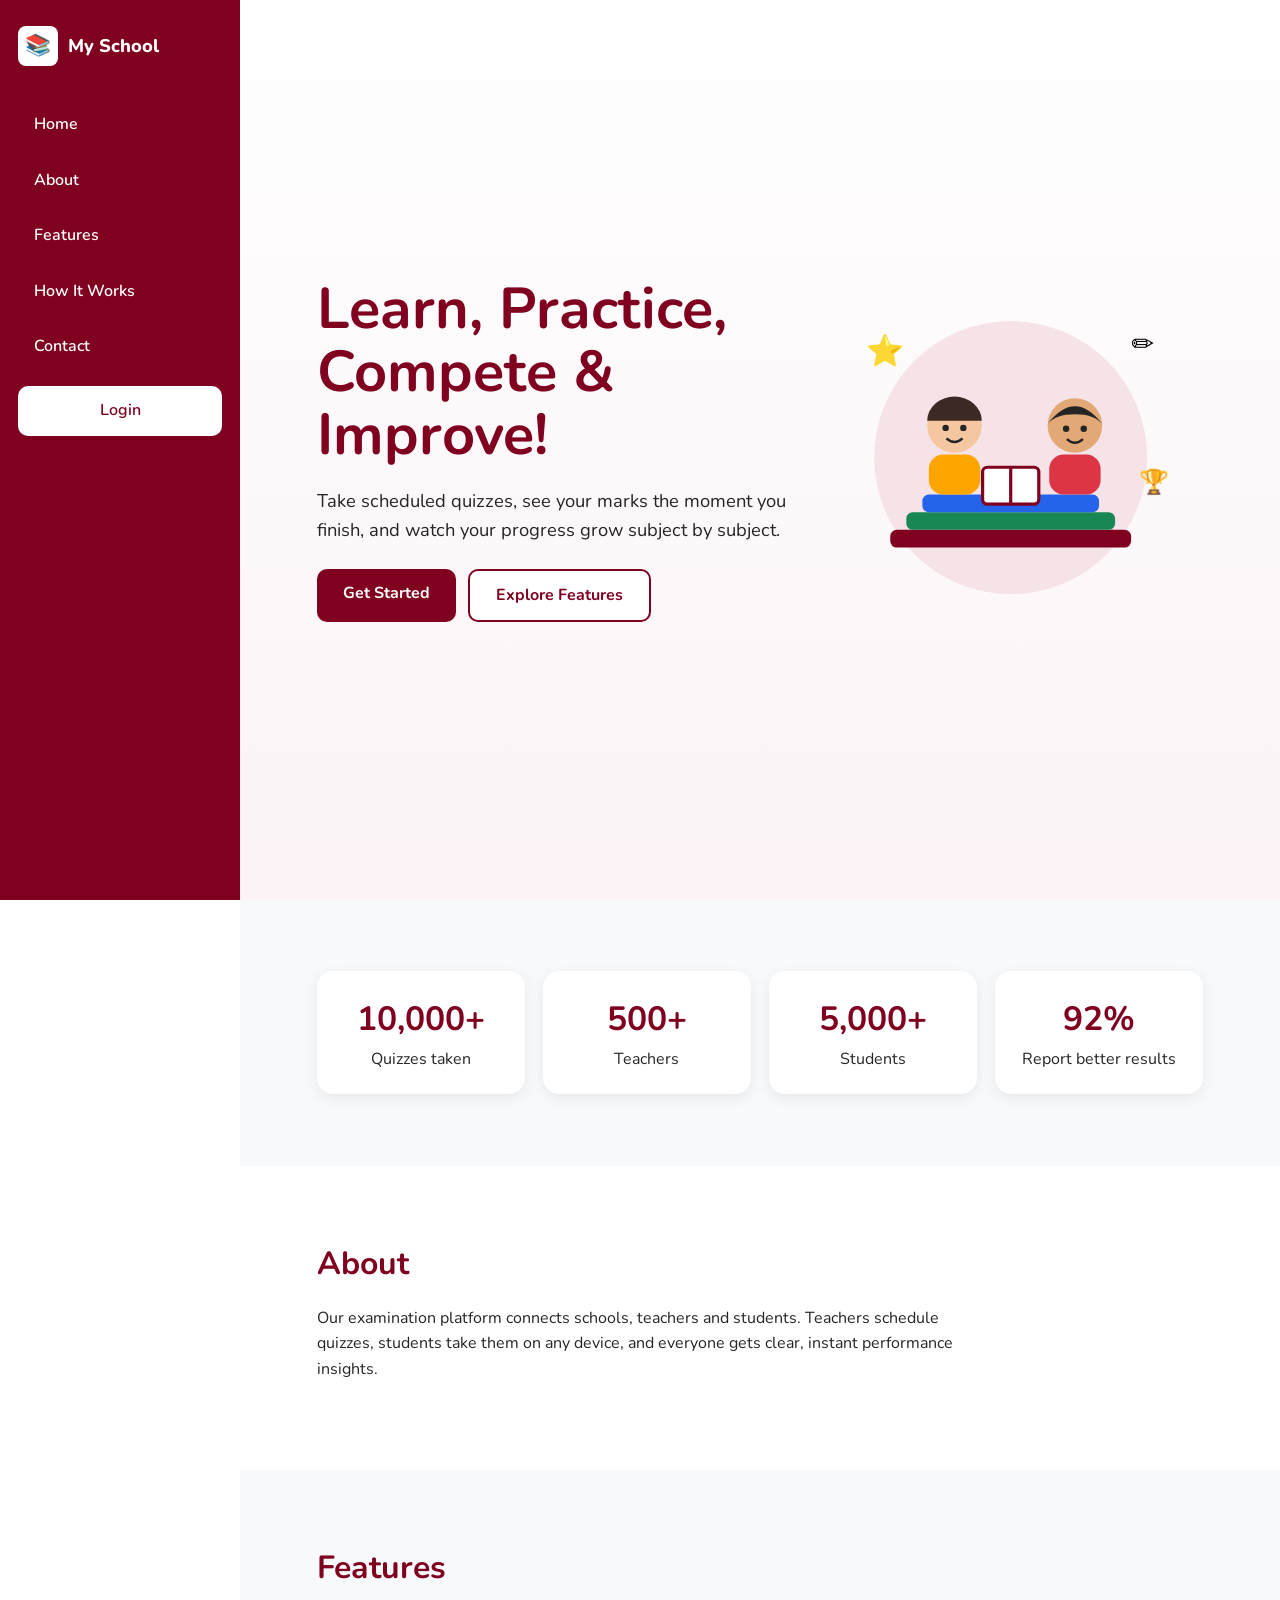
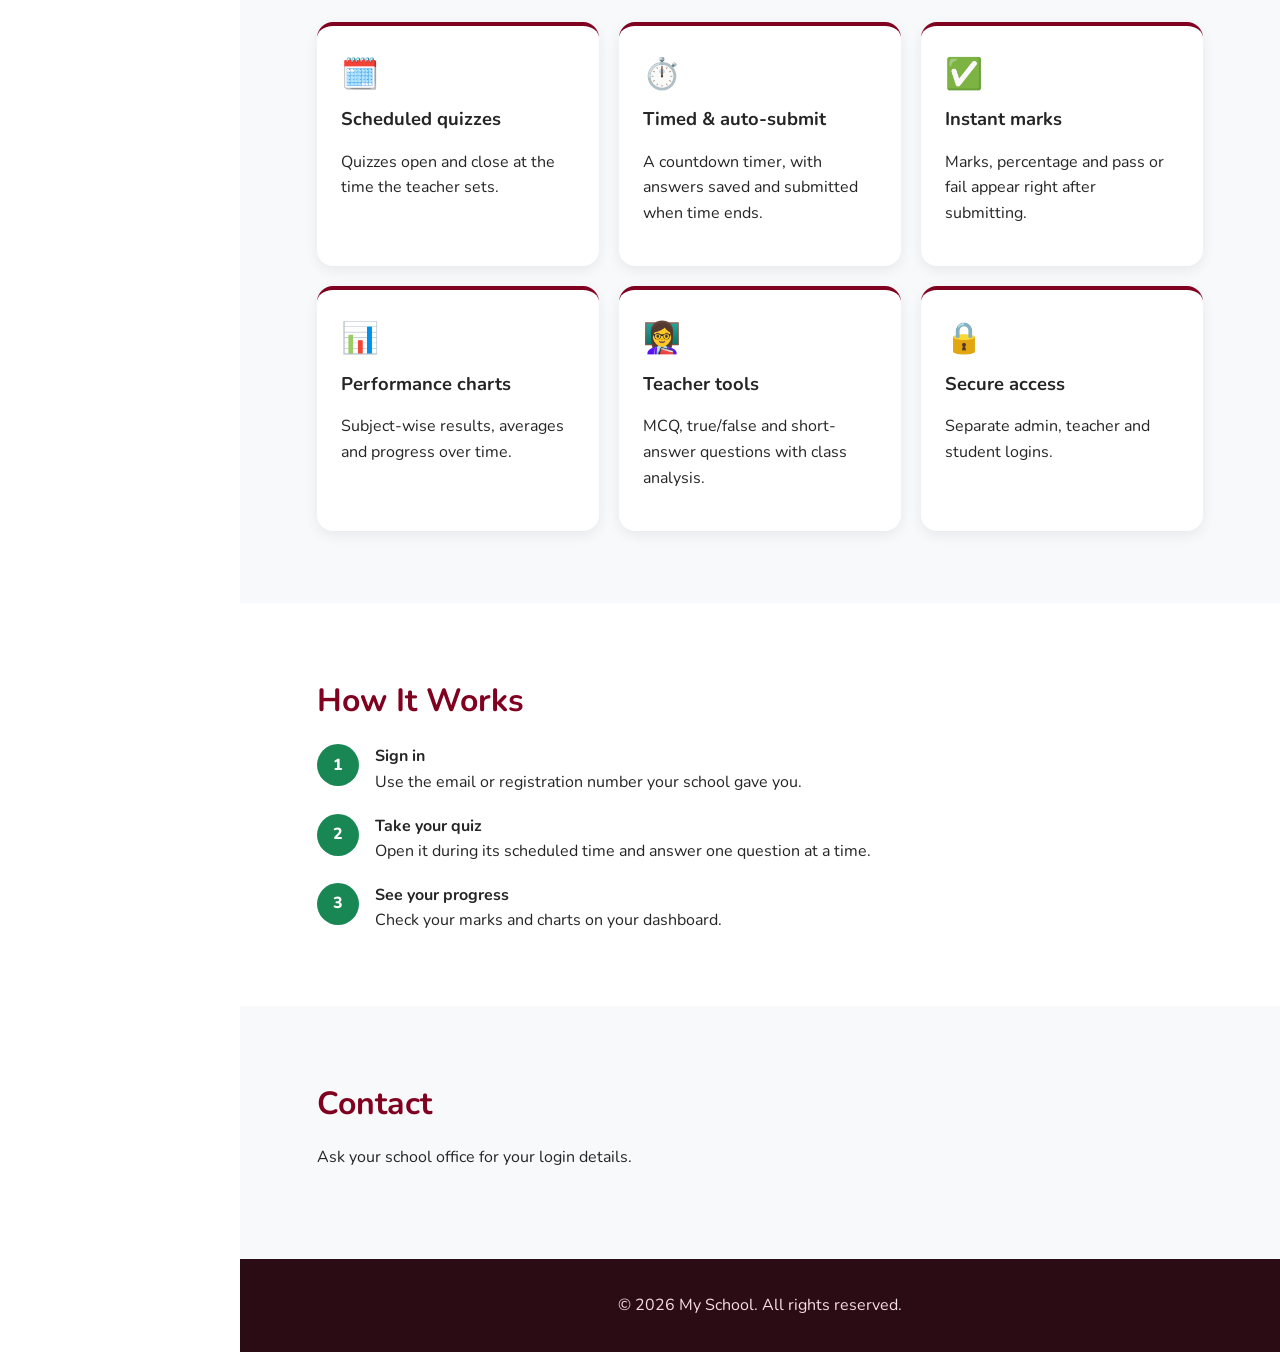
<file: frontend/index.html>
<!DOCTYPE html>
<html lang="en"><head><meta charset="UTF-8"><meta name="viewport" content="width=device-width, initial-scale=1">
<title>Learn, Practice, Compete &amp; Improve</title>
<link href="https://fonts.googleapis.com/css2?family=Nunito:wght@400;600;700;800&display=swap" rel="stylesheet">
<link rel="stylesheet" href="style.css"></head>
<body>
<div id="topbar"><span class="sname">My School</span><button id="menu" aria-label="Open menu">☰</button></div>
<aside id="sidebar">
  <div class="brand"><div class="logo-fallback" id="logoBox">📚</div><span class="sname">My School</span></div>
  <nav>
    <a href="#home">Home</a><a href="#about">About</a><a href="#features">Features</a>
    <a href="#how">How It Works</a><a href="#contact">Contact</a><a class="login" href="login.html">Login</a>
  </nav>
</aside>
<div class="content">
<section class="hero" id="home">
  <div>
    <h1>Learn, Practice, Compete &amp; Improve!</h1>
    <p>Take scheduled quizzes, see your marks the moment you finish, and watch your progress grow subject by subject.</p>
    <div class="cta"><a class="btn btn-primary" href="login.html">Get Started</a><a class="btn btn-outline" href="#features">Explore Features</a></div>
  </div>
  <svg viewBox="0 0 480 400" role="img" aria-label="Children reading and learning">
    <circle cx="240" cy="210" r="170" fill="#f6e3e8"/>
    <rect x="90" y="300" width="300" height="22" rx="8" fill="#800020"/>
    <rect x="110" y="278" width="260" height="22" rx="8" fill="#198754"/>
    <rect x="130" y="256" width="220" height="22" rx="8" fill="#2563eb"/>
    <g><circle cx="170" cy="170" r="34" fill="#f4c7a1"/><path d="M136 164a34 30 0 0 1 68 0z" fill="#3b2a24"/>
       <circle cx="159" cy="173" r="4" fill="#252525"/><circle cx="181" cy="173" r="4" fill="#252525"/><path d="M160 186q10 9 20 0" stroke="#252525" stroke-width="3" fill="none"/>
       <rect x="138" y="206" width="64" height="50" rx="18" fill="#ffa500"/></g>
    <g><circle cx="320" cy="170" r="34" fill="#e2a977"/><path d="M286 168q34-44 68 0q-10-12-34-12t-34 12z" fill="#252525"/>
       <circle cx="309" cy="174" r="4" fill="#252525"/><circle cx="331" cy="174" r="4" fill="#252525"/><path d="M310 187q10 9 20 0" stroke="#252525" stroke-width="3" fill="none"/>
       <rect x="288" y="206" width="64" height="50" rx="18" fill="#dc3545"/></g>
    <rect x="205" y="222" width="70" height="46" rx="6" fill="#fff" stroke="#800020" stroke-width="4"/><path d="M240 222v46" stroke="#800020" stroke-width="4"/>
    <text x="60" y="90" font-size="38">⭐</text><text x="390" y="80" font-size="34">✏️</text><text x="400" y="250" font-size="30">🏆</text>
  </svg>
</section>
<section class="alt"><div class="stats">
  <div class="stat"><b>10,000+</b>Quizzes taken</div><div class="stat"><b>500+</b>Teachers</div>
  <div class="stat"><b>5,000+</b>Students</div><div class="stat"><b>92%</b>Report better results</div>
</div></section>
<section id="about"><h2>About</h2>
  <p style="max-width:680px">Our examination platform connects schools, teachers and students. Teachers schedule quizzes, students take them on any device, and everyone gets clear, instant performance insights.</p></section>
<section class="alt" id="features"><h2>Features</h2><div class="grid">
  <div class="card"><div class="ic">🗓️</div><h3>Scheduled quizzes</h3><p>Quizzes open and close at the time the teacher sets.</p></div>
  <div class="card"><div class="ic">⏱️</div><h3>Timed &amp; auto-submit</h3><p>A countdown timer, with answers saved and submitted when time ends.</p></div>
  <div class="card"><div class="ic">✅</div><h3>Instant marks</h3><p>Marks, percentage and pass or fail appear right after submitting.</p></div>
  <div class="card"><div class="ic">📊</div><h3>Performance charts</h3><p>Subject-wise results, averages and progress over time.</p></div>
  <div class="card"><div class="ic">👩‍🏫</div><h3>Teacher tools</h3><p>MCQ, true/false and short-answer questions with class analysis.</p></div>
  <div class="card"><div class="ic">🔒</div><h3>Secure access</h3><p>Separate admin, teacher and student logins.</p></div></div></section>
<section id="how"><h2>How It Works</h2>
  <div class="step"><span>1</span><div><b>Sign in</b><br>Use the email or registration number your school gave you.</div></div>
  <div class="step"><span>2</span><div><b>Take your quiz</b><br>Open it during its scheduled time and answer one question at a time.</div></div>
  <div class="step"><span>3</span><div><b>See your progress</b><br>Check your marks and charts on your dashboard.</div></div></section>
<section class="alt" id="contact"><h2>Contact</h2><p id="contactInfo">Ask your school office for your login details.</p></section>
<footer>© 2026 <span class="sname">My School</span>. All rights reserved.</footer>
</div>
<script src="config.js"></script>
<script>
const sb=document.getElementById("sidebar");
document.getElementById("menu").onclick=()=>sb.classList.toggle("open");
sb.querySelectorAll("a").forEach(a=>a.onclick=()=>sb.classList.remove("open"));
fetch(API_BASE+"/school/").then(r=>r.json()).then(s=>{
  document.querySelectorAll(".sname").forEach(e=>e.textContent=s.name);
  document.title=s.name;
  if(s.logo){const i=document.createElement("img");i.src=s.logo;i.alt="";document.getElementById("logoBox").replaceWith(i);}
  const c=[s.address,s.phone,s.email].filter(Boolean).join(" · ");if(c)document.getElementById("contactInfo").textContent=c;
}).catch(()=>{});
</script></body></html>
</file>
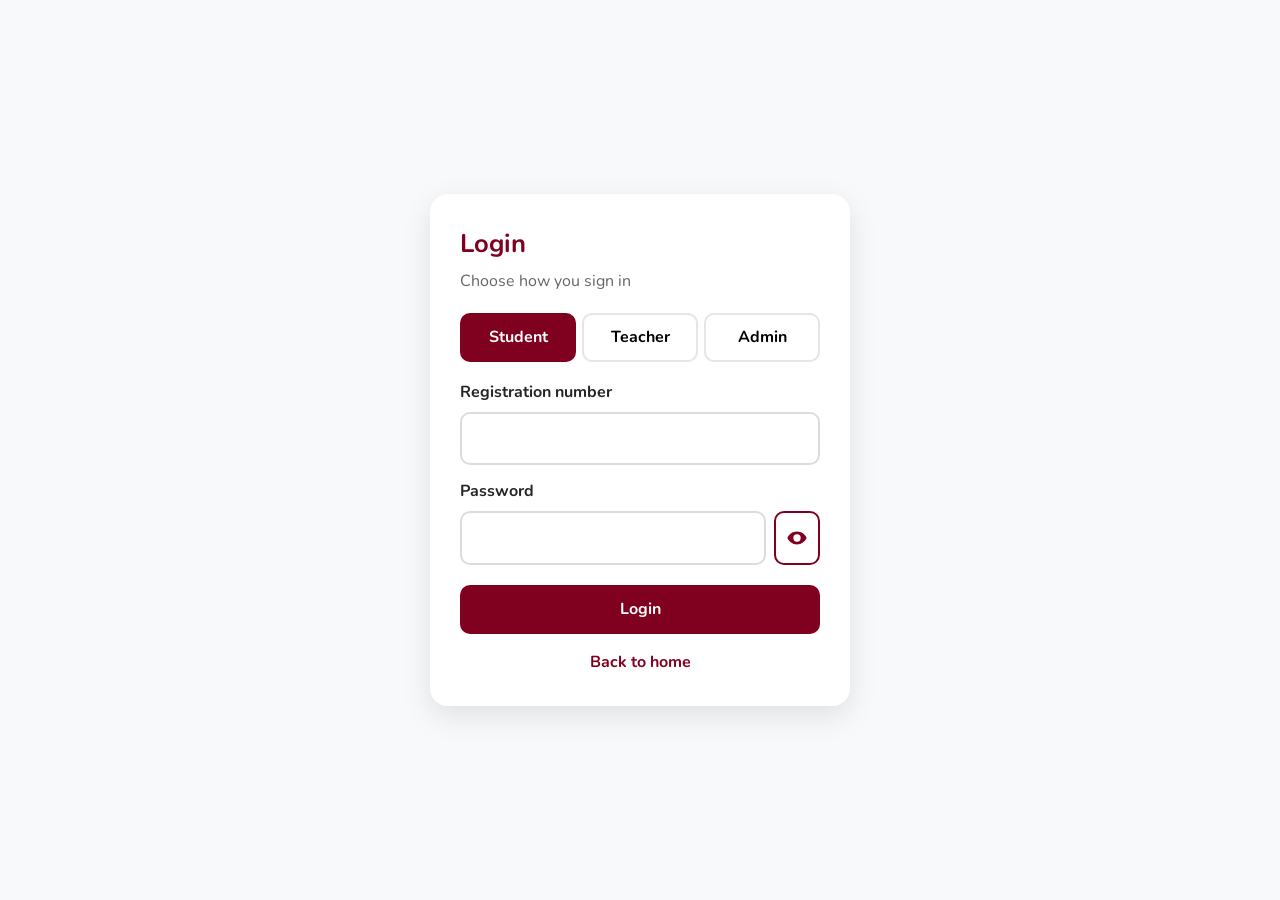
<file: frontend/login.html>
<!DOCTYPE html>
<html lang="en"><head><meta charset="UTF-8"><meta name="viewport" content="width=device-width, initial-scale=1">
<title>Login</title><link href="https://fonts.googleapis.com/css2?family=Nunito:wght@400;600;700;800&display=swap" rel="stylesheet">
<link rel="stylesheet" href="style.css">
<style>
body{min-height:100vh;display:grid;place-items:center;background:var(--panel);padding:20px}
.box{background:#fff;width:100%;max-width:420px;border-radius:18px;padding:30px;box-shadow:0 10px 30px rgba(0,0,0,.1)}
.box h1{margin:0 0 4px;color:var(--primary);font-size:1.6rem}
.tabs{display:flex;gap:6px;margin:18px 0}.tabs button{flex:1;padding:10px;border:2px solid #e3e5e8;background:#fff;border-radius:10px;font:inherit;font-weight:700;cursor:pointer}
.tabs button.on{border-color:var(--primary);background:var(--primary);color:#fff}
label{display:block;font-weight:700;margin:14px 0 6px}input{width:100%;padding:12px;border:2px solid #d9dce0;border-radius:10px;font:inherit}
input:focus{outline:none;border-color:var(--primary)}
.password-field{display:flex;gap:8px}.password-field input{flex:1;min-width:0}
.password-toggle{display:flex;align-items:center;justify-content:center;min-width:46px;border:2px solid var(--primary);border-radius:10px;background:#fff;color:var(--primary);cursor:pointer}
.password-toggle svg{display:block}
.password-toggle:focus{outline:2px solid var(--primary);outline-offset:2px}
.msg{margin-top:14px;padding:10px 12px;border-radius:10px;display:none}.msg.err{display:block;background:#fdecee;color:var(--red)}.msg.ok{display:block;background:#e8f5ee;color:var(--green)}
.btn{width:100%;margin-top:20px}.back{display:block;text-align:center;margin-top:16px;color:var(--primary);font-weight:700}
</style></head><body>
<form class="box" id="f" novalidate>
  <h1 id="title">Login</h1><div style="color:#666">Choose how you sign in</div>
  <div class="tabs" id="tabs"><button type="button" data-r="student" class="on">Student</button><button type="button" data-r="teacher">Teacher</button><button type="button" data-r="admin">Admin</button></div>
  <label for="id" id="idl">Registration number</label><input id="id" autocomplete="username">
  <label for="pw">Password</label><div class="password-field"><input id="pw" type="password" autocomplete="current-password"><button type="button" class="password-toggle" id="toggle-password" aria-label="Show password" title="Show password"><svg aria-hidden="true" viewBox="0 0 24 24" width="22" height="22" fill="currentColor"><path d="M12 5c-5 0-8.8 3.1-10.5 7C3.2 15.9 7 19 12 19s8.8-3.1 10.5-7C20.8 8.1 17 5 12 5Zm0 11a4 4 0 1 1 0-8 4 4 0 0 1 0 8Z"/></svg></button></div>
  <div class="msg" id="msg" role="alert"></div>
  <button class="btn btn-primary" id="go">Login</button>
  <a class="back" href="index.html">Back to home</a>
</form>
<script src="config.js"></script>
<script>
const DASH={student:"student-dashboard.html",teacher:"teacher-dashboard.html",admin:"admin-dashboard.html"};
const LABEL={student:"Registration number",teacher:"Registered email",admin:"Email"};
let role="student";const $=i=>document.getElementById(i);
$("toggle-password").onclick=()=>{const input=$("pw"),visible=input.type==="password";input.type=visible?"text":"password";
  $("toggle-password").setAttribute("aria-label",visible?"Hide password":"Show password");
  $("toggle-password").title=visible?"Hide password":"Show password";
  $("toggle-password").setAttribute("aria-pressed",visible);};
$("tabs").onclick=e=>{const b=e.target.closest("button");if(!b)return;role=b.dataset.r;
  [...$("tabs").children].forEach(x=>x.classList.toggle("on",x===b));$("idl").textContent=LABEL[role];$("id").type=role==="student"?"text":"email";$("msg").className="msg";};
function show(t,c){$("msg").textContent=t;$("msg").className="msg "+c;}
$("f").onsubmit=async e=>{e.preventDefault();
  const identifier=$("id").value.trim(),password=$("pw").value;
  if(!identifier||!password)return show("Enter your "+LABEL[role].toLowerCase()+" and password.","err");
  $("go").disabled=true;
  try{
    const r=await fetch(API_BASE+"/auth/login/",{method:"POST",headers:{"Content-Type":"application/json"},body:JSON.stringify({role,identifier,password})});
    const d=await r.json();if(!r.ok)throw new Error(d.detail||"Login failed");
    sessionStorage.setItem("token",d.token);sessionStorage.setItem("role",d.role);sessionStorage.setItem("name",d.name);
    show("Welcome, "+d.name+"!","ok");
    fetch(DASH[role],{method:"HEAD"}).then(x=>{if(x.ok)location.href=DASH[role];else show("Logged in as "+d.name+" ("+role+"). Your dashboard page isn't built yet.","ok");}).catch(()=>{});
  }catch(err){show(err.message==="Failed to fetch"?"Can't reach the server. Is the backend running?":err.message,"err");}
  $("go").disabled=false;};
</script></body></html>
</file>
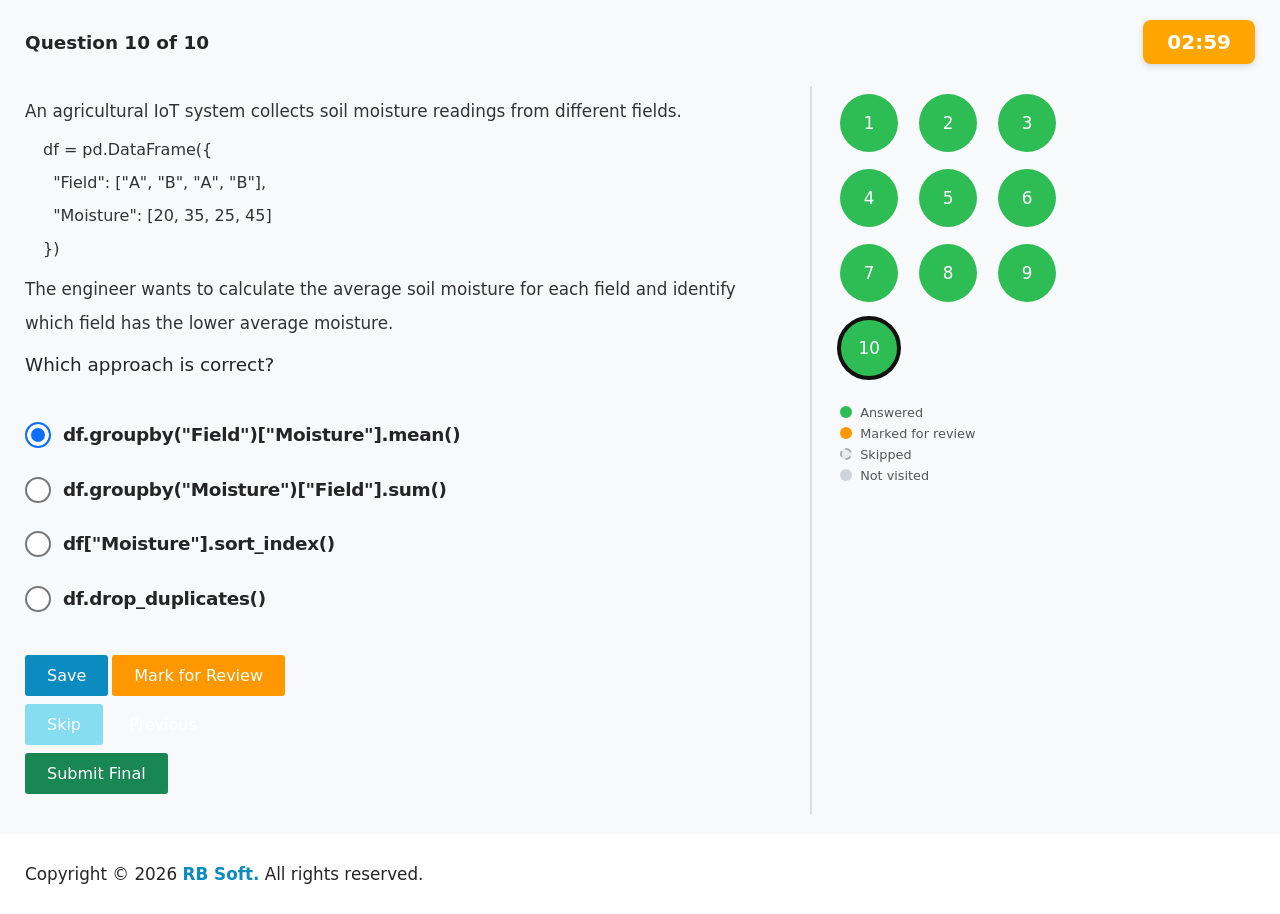
<file: frontend/quiz.html>
<!DOCTYPE html>
<html lang="en">
<head>
<meta charset="UTF-8">
<meta name="viewport" content="width=device-width, initial-scale=1">
<title>Quiz</title>
<style>
:root{
  --bg:#fff; --panel:#f8f9fa; --text:#252525; --line:#d9dce0;
  --timer:#ffa500; --save:#0b8bbf; --review:#ff9800; --skip:#17c1e8;
  --submit:#198754; --done:#2dbd54; --burgundy:#800020; --danger:#dc3545;
}
*{box-sizing:border-box}
body{margin:0;font-family:"Noto Sans",system-ui,-apple-system,"Segoe UI",Roboto,sans-serif;color:var(--text);background:var(--panel);min-height:100vh;display:flex;flex-direction:column}
header{display:flex;justify-content:space-between;align-items:center;padding:20px 25px 12px;gap:12px}
header h1{font-size:1.15rem;margin:0;font-weight:700}
.school{font-size:.8rem;color:var(--burgundy);font-weight:600}
#timer{background:var(--timer);color:#fff;font-weight:700;font-size:1.25rem;padding:10px 24px;border-radius:8px;box-shadow:0 2px 6px rgba(0,0,0,.15);font-variant-numeric:tabular-nums}
#timer.low{background:var(--danger);animation:pulse 1s infinite}
@keyframes pulse{50%{opacity:.7}}
main{flex:1;display:grid;grid-template-columns:minmax(0,1fr) 36%;margin:10px 25px 0;background:var(--panel)}
#qcol{padding:8px 22px 20px 0;border-right:2px solid var(--line)}
#pcol{padding:8px 0 20px 28px}
.qtext{line-height:2.05;font-size:1.05rem;color:#333}
.qtext p{margin:0 0 6px}
.qtext .code{padding-left:18px;white-space:pre-wrap;font-size:1rem}
.prompt{margin:10px 0 28px;font-size:1.15rem;line-height:1.6}
.opt{display:flex;align-items:flex-start;gap:12px;padding:14px 0;cursor:pointer;font-weight:700;font-size:1.15rem;line-height:1.45;letter-spacing:-.3px}
.opt input{appearance:none;flex:0 0 26px;width:26px;height:26px;margin:0;border:2px solid #777;border-radius:50%;background:#fff;cursor:pointer;position:relative}
.opt input:checked{border-color:#0d6efd;box-shadow:inset 0 0 0 4px #fff;background:#0d6efd}
.opt input:focus-visible{outline:3px solid #0d6efd55;outline-offset:2px}
.opt span{padding-top:0;word-break:break-word}
.short{width:100%;padding:12px;font:inherit;border:2px solid #777;border-radius:8px;margin:8px 0 20px}
.actions{display:flex;flex-wrap:wrap;gap:8px 4px;margin-top:28px;max-width:320px}
button.b{font:inherit;font-size:1rem;border:1px solid transparent;border-radius:3px;padding:10px 21px;color:#fff;cursor:pointer;transition:filter .15s,transform .05s}
button.b:hover{filter:brightness(1.08)} button.b:active{transform:translateY(1px)}
button.b:disabled{opacity:.5;cursor:not-allowed}
.save{background:var(--save)} .review{background:var(--review)} .skip{background:var(--skip)}
.prev{background:#f8f9fa;color:#6c757d;border-color:#ced4da} .submit{background:var(--submit)}
#grid{display:grid;grid-template-columns:repeat(3,58px);gap:17px 21px}
.pn{width:58px;height:58px;border-radius:50%;border:0;background:#cfd4da;color:#333;font:inherit;font-size:1.05rem;cursor:pointer}
.pn.answered{background:var(--done);color:#fff}
.pn.review{background:var(--review);color:#fff}
.pn.skipped{background:#e9ecef;color:#555;border:2px dashed #aaa}
.pn.current{outline:4px solid #111;outline-offset:-1px}
.legend{margin-top:28px;font-size:.8rem;color:#555;display:grid;gap:6px}
.legend i{display:inline-block;width:12px;height:12px;border-radius:50%;margin-right:8px;vertical-align:-1px}
footer{background:#fff;margin-top:20px;padding:30px 25px;font-size:1.05rem}
footer b{font-weight:700} footer .brand{color:var(--save);font-weight:700}
#modal{position:fixed;inset:0;background:rgba(0,0,0,.5);display:none;align-items:center;justify-content:center;padding:20px;z-index:9}
#modal.open{display:flex}
.card{background:#fff;border-radius:12px;padding:26px;max-width:420px;width:100%;box-shadow:0 10px 30px rgba(0,0,0,.25)}
.card h2{margin:0 0 8px;font-size:1.25rem} .card .row{display:flex;gap:10px;justify-content:flex-end;margin-top:18px}
.stats{display:grid;grid-template-columns:1fr 1fr;gap:10px;margin-top:14px}
.stats div{background:var(--panel);border-radius:8px;padding:10px;text-align:center}
.stats strong{display:block;font-size:1.3rem}
.pass{color:var(--submit)} .fail{color:var(--danger)}
@media(max-width:520px){main{grid-template-columns:minmax(0,1fr) 40%;margin:10px 14px 0}header{padding:16px 14px 8px}footer{padding:24px 14px}#grid{grid-template-columns:repeat(3,1fr);gap:14px 10px;justify-items:center}#pcol{padding-left:14px}.pn{width:50px;height:50px}}
@media(prefers-reduced-motion:reduce){*{animation:none!important;transition:none!important}}
</style>
</head>
<body>
<header>
  <div><h1 id="qcount">Loading…</h1><div class="school" id="school"></div></div>
  <div id="timer" aria-live="off">--:--</div>
</header>

<main>
  <section id="qcol" aria-live="polite"></section>
  <aside id="pcol" aria-label="Question navigation">
    <div id="grid"></div>
    <div class="legend">
      <span><i style="background:var(--done)"></i>Answered</span>
      <span><i style="background:var(--review)"></i>Marked for review</span>
      <span><i style="background:#e9ecef;border:2px dashed #aaa"></i>Skipped</span>
      <span><i style="background:#cfd4da"></i>Not visited</span>
    </div>
  </aside>
</main>

<footer>Copyright © 2026 <span class="brand" id="brand">RB Soft.</span> All rights reserved.</footer>

<div id="modal" role="dialog" aria-modal="true"><div class="card" id="card"></div></div>

<script src="config.js"></script>
<script>
/* ---------- Configuration ----------
   Set API_BASE to your Django backend (e.g. from your Netlify/Vercel env).
   Expected endpoints (all with Authorization: Token <key>):
     GET  {API}/quizzes/<id>/start/   -> {title, school_name, ends_at(ISO), duration_seconds, questions:[{id,type,text,code,prompt,options:[{id,text}]}], saved_answers:{qid:answer}}
     POST {API}/quizzes/<id>/answers/ -> {question, answer}   (autosave)
     POST {API}/quizzes/<id>/submit/  -> {obtained, total, percentage, passed, correct, incorrect, unattempted}
   Grading happens on the server; the client never sees correct answers.
   Without API_BASE the page runs in demo mode with local sample data. */
const API_BASE = window.QUIZ_API_BASE || "";
const params = new URLSearchParams(location.search);
const QUIZ_ID = params.get("id");
const TOKEN = sessionStorage.getItem("token") || "";

const DEMO = {
  title:"Data Analysis Quiz", school_name:"", duration_seconds:180,
  questions:[1,2,3,4,5,6,7,8,9,10].map(n => n<10 ? {
    id:n, type:"mcq", text:`Sample question ${n}: which option is correct?`, prompt:"",
    options:[{id:"a",text:"Option A"},{id:"b",text:"Option B"},{id:"c",text:"Option C"},{id:"d",text:"Option D"}]
  } : {
    id:10, type:"mcq",
    text:"An agricultural IoT system collects soil moisture readings from different fields.",
    code:'df = pd.DataFrame({\n  "Field": ["A", "B", "A", "B"],\n  "Moisture": [20, 35, 25, 45]\n})',
    after:"The engineer wants to calculate the average soil moisture for each field and identify which field has the lower average moisture.",
    prompt:"Which approach is correct?",
    options:[{id:"a",text:'df.groupby("Field")["Moisture"].mean()'},{id:"b",text:'df.groupby("Moisture")["Field"].sum()'},{id:"c",text:'df["Moisture"].sort_index()'},{id:"d",text:'df.drop_duplicates()'}]
  })
};

const $ = id => document.getElementById(id);
let quiz, answers = {}, status = {}, cur = 0, endAt = 0, submitted = false;

const esc = s => String(s ?? "").replace(/[&<>"]/g, c => ({"&":"&amp;","<":"&lt;",">":"&gt;",'"':"&quot;"}[c]));

async function api(path, opts = {}) {
  const r = await fetch(API_BASE + path, {...opts, headers:{"Content-Type":"application/json", Authorization:"Token " + TOKEN, ...(opts.headers||{})}});
  if (!r.ok) throw new Error((await r.json().catch(()=>({}))).detail || "Request failed");
  return r.json();
}

async function init() {
  try {
    if (QUIZ_ID) {
      if (!API_BASE) throw new Error("Quiz service is not configured.");
      if (!TOKEN) { location.replace("login.html"); return; }
      quiz = await api(`/quizzes/${QUIZ_ID}/start/`);
      answers = quiz.saved_answers || {};
      endAt = quiz.ends_at ? new Date(quiz.ends_at).getTime() : Date.now() + quiz.duration_seconds * 1000;
    } else {
      quiz = DEMO; endAt = Date.now() + quiz.duration_seconds * 1000;
      cur = quiz.questions.length - 1;            // demo opens on the last question like the reference
      quiz.questions.slice(0, -1).forEach(q => { answers[q.id] = "a"; status[q.id] = "answered"; });
      answers[10] = "a";
    }
  } catch (e) {
    $("qcount").textContent = "Quiz unavailable";
    $("qcol").innerHTML = `<p style="color:var(--danger)">${esc(e.message)}</p>`;
    return;
  }
  quiz.questions.forEach(q => { if (answers[q.id] != null && answers[q.id] !== "") status[q.id] = status[q.id] || "answered"; });
  if (quiz.school_name) { $("school").textContent = quiz.school_name; $("brand").textContent = quiz.school_name + "."; }
  document.title = quiz.title;
  buildPalette(); render(); tick(); setInterval(tick, 500);
}

function buildPalette() {
  $("grid").innerHTML = quiz.questions.map((q, i) =>
    `<button class="pn" data-i="${i}" aria-label="Question ${i+1}">${i+1}</button>`).join("");
  $("grid").onclick = e => { const b = e.target.closest(".pn"); if (b) go(+b.dataset.i); };
}

function paintPalette() {
  document.querySelectorAll(".pn").forEach((b, i) => {
    const q = quiz.questions[i], s = status[q.id];
    b.className = "pn" + (s ? " " + s : "") + (i === cur ? " current" : "");
  });
}

function render() {
  const q = quiz.questions[cur], n = quiz.questions.length;
  $("qcount").textContent = `Question ${cur + 1} of ${n}`;
  let h = `<div class="qtext"><p>${esc(q.text)}</p>`;
  if (q.code) h += `<p class="code">${esc(q.code)}</p>`;
  if (q.after) h += `<p>${esc(q.after)}</p>`;
  h += `</div>`;
  if (q.prompt) h += `<div class="prompt">${esc(q.prompt)}</div>`;

  const opts = q.type === "tf" ? [{id:"true",text:"True"},{id:"false",text:"False"}] : q.options || [];
  if (q.type === "short") {
    h += `<input class="short" id="short" placeholder="Type your answer" value="${esc(answers[q.id] || "")}">`;
  } else {
    h += opts.map(o => `<label class="opt"><input type="radio" name="opt" value="${esc(o.id)}" ${answers[q.id] === o.id ? "checked" : ""}><span>${esc(o.text)}</span></label>`).join("");
  }
  const last = cur === n - 1;
  h += `<div class="actions">
    <button class="b save" id="bSave">${last ? "Save" : "Save &amp; Next"}</button>
    <button class="b review" id="bReview">Mark for Review</button>
    <button class="b skip" id="bSkip" ${last ? "disabled" : ""}>Skip</button>
    <button class="b prev" id="bPrev" ${cur === 0 ? "disabled" : ""}>Previous</button>
    <button class="b submit" id="bSubmit">Submit Final</button></div>`;
  $("qcol").innerHTML = h;

  $("qcol").querySelectorAll("input[name=opt]").forEach(r => r.onchange = () => setAnswer(q, r.value));
  const sh = $("short"); if (sh) sh.oninput = () => setAnswer(q, sh.value.trim());
  $("bSave").onclick = () => { commit(q); if (!last) go(cur + 1); else paintPalette(); };
  $("bReview").onclick = () => { status[q.id] = "review"; if (!last) go(cur + 1); else paintPalette(); };
  $("bSkip").onclick = () => { if (answers[q.id] == null) status[q.id] = "skipped"; go(cur + 1); };
  $("bPrev").onclick = () => go(cur - 1);
  $("bSubmit").onclick = confirmSubmit;
  paintPalette();
}

function setAnswer(q, v) {
  answers[q.id] = v; if (status[q.id] !== "review") status[q.id] = v ? "answered" : undefined;
  paintPalette(); autosave(q.id, v);
}
function commit(q) { if (answers[q.id] != null && answers[q.id] !== "") { if (status[q.id] !== "review") status[q.id] = "answered"; autosave(q.id, answers[q.id]); } paintPalette(); }
function go(i) { cur = Math.max(0, Math.min(quiz.questions.length - 1, i)); render(); }

function autosave(qid, answer) {
  if (!(API_BASE && QUIZ_ID)) return;
  api(`/quizzes/${QUIZ_ID}/answers/`, {method:"POST", body:JSON.stringify({question:qid, answer})}).catch(()=>{});
}

function tick() {
  if (submitted) return;
  const left = Math.max(0, Math.round((endAt - Date.now()) / 1000));
  const m = String(Math.floor(left / 60)).padStart(2, "0"), s = String(left % 60).padStart(2, "0");
  const t = $("timer"); t.textContent = `${m}:${s}`; t.classList.toggle("low", left <= 60);
  if (left === 0) doSubmit(true);
}

function confirmSubmit() {
  const n = quiz.questions.length, a = quiz.questions.filter(q => answers[q.id] != null && answers[q.id] !== "").length;
  $("card").innerHTML = `<h2>Submit quiz?</h2><p>You answered ${a} of ${n} questions${a < n ? `; ${n - a} will be marked unattempted` : ""}. You can’t change answers after submitting.</p>
    <div class="row"><button class="b prev" id="cNo">Keep working</button><button class="b submit" id="cYes">Submit quiz</button></div>`;
  $("modal").classList.add("open");
  $("cNo").onclick = () => $("modal").classList.remove("open");
  $("cYes").onclick = () => doSubmit(false);
}

async function doSubmit(auto) {
  if (submitted) return; submitted = true;
  $("card").innerHTML = `<h2>${auto ? "Time’s up" : "Submitting…"}</h2><p>${auto ? "Submitting your answers…" : "Please wait."}</p>`;
  $("modal").classList.add("open");
  let res;
  try {
    if (API_BASE && QUIZ_ID) res = await api(`/quizzes/${QUIZ_ID}/submit/`, {method:"POST", body:JSON.stringify({answers})});
    else { const n = quiz.questions.length, a = Object.keys(answers).length; res = {obtained:a, total:n, percentage:Math.round(a / n * 100), passed:a / n >= .4, correct:a, incorrect:0, unattempted:n - a}; }
  } catch (e) {
    submitted = false;
    $("card").innerHTML = `<h2 style="color:var(--danger)">Couldn’t submit</h2><p>${esc(e.message)}. Check your connection and try again.</p><div class="row"><button class="b submit" id="retry">Try again</button></div>`;
    $("retry").onclick = () => doSubmit(auto); return;
  }
  $("card").innerHTML = `<h2>${res.passed ? "Well done!" : "Quiz submitted"}</h2>
    <p><strong class="${res.passed ? "pass" : "fail"}">${res.passed ? "Pass" : "Fail"}</strong> · ${res.percentage}%</p>
    <div class="stats"><div><strong>${res.obtained}/${res.total}</strong>Marks</div><div><strong>${res.correct}</strong>Correct</div>
    <div><strong>${res.incorrect}</strong>Incorrect</div><div><strong>${res.unattempted}</strong>Unattempted</div></div>
    <div class="row"><button class="b save" id="toDash">View results</button></div>`;
  $("toDash").onclick = () => location.href = "student-dashboard.html";
}

init();
</script>
</body>
</html>
</file>
<file: frontend/style.css>
:root{--bg:#fff;--panel:#f8f9fa;--primary:#800020;--primary-d:#640019;--green:#198754;--red:#dc3545;--blue:#2563eb;--text:#252525}
*{box-sizing:border-box}html{scroll-behavior:smooth}
body{margin:0;font-family:"Nunito","Segoe UI",system-ui,sans-serif;color:var(--text);background:var(--bg);line-height:1.6}
a{color:inherit;text-decoration:none}
.btn{display:inline-block;border:0;border-radius:10px;padding:12px 26px;font:inherit;font-weight:700;cursor:pointer;transition:transform .15s,box-shadow .15s,background .15s}
.btn:hover{transform:translateY(-2px);box-shadow:0 6px 16px rgba(0,0,0,.15)}
.btn-primary{background:var(--primary);color:#fff}.btn-primary:hover{background:var(--primary-d)}
.btn-outline{background:#fff;color:var(--primary);border:2px solid var(--primary)}
.btn-success{background:var(--green);color:#fff}
#sidebar{position:fixed;inset:0 auto 0 0;width:240px;background:var(--primary);color:#fff;display:flex;flex-direction:column;padding:26px 18px;z-index:20;transition:transform .25s}
#sidebar .brand{display:flex;align-items:center;gap:10px;font-weight:800;font-size:1.15rem;margin-bottom:34px}
#sidebar .brand img{width:40px;height:40px;border-radius:8px;object-fit:cover;background:#fff}
#sidebar .logo-fallback{width:40px;height:40px;border-radius:8px;background:#fff;color:var(--primary);display:grid;place-items:center;font-size:1.3rem}
#sidebar nav a{display:block;padding:12px 16px;border-radius:10px;margin-bottom:6px;font-weight:600;transition:background .15s}
#sidebar nav a:hover{background:rgba(255,255,255,.16)}
#sidebar nav a.login{margin-top:14px;background:#fff;color:var(--primary);text-align:center}
#topbar{display:none}
.content{margin-left:240px}
section{padding:72px 6vw}
.alt{background:var(--panel)}
h2{font-size:2rem;margin:0 0 10px;color:var(--primary)}
.hero{display:grid;grid-template-columns:1.1fr .9fr;gap:30px;align-items:center;min-height:100vh;background:linear-gradient(180deg,#fff,#fbf3f5)}
.hero h1{font-size:clamp(2.2rem,5vw,3.6rem);line-height:1.1;margin:0 0 16px;color:var(--primary)}
.hero p{font-size:1.15rem;max-width:520px}.hero .cta{display:flex;gap:12px;flex-wrap:wrap;margin-top:24px}
.hero svg{width:100%;height:auto;max-height:460px}
.stats{display:grid;grid-template-columns:repeat(auto-fit,minmax(170px,1fr));gap:18px;margin-top:-1px}
.stat{background:#fff;border-radius:16px;padding:22px;text-align:center;box-shadow:0 4px 14px rgba(0,0,0,.07)}
.stat b{display:block;font-size:2.1rem;color:var(--primary)}
.grid{display:grid;grid-template-columns:repeat(auto-fit,minmax(250px,1fr));gap:20px;margin-top:28px}
.card{background:#fff;border-radius:16px;padding:24px;box-shadow:0 4px 14px rgba(0,0,0,.07);border-top:4px solid var(--primary);transition:transform .2s}
.card:hover{transform:translateY(-4px)}
.card h3{margin:6px 0;font-size:1.15rem}.card .ic{font-size:1.9rem}
.step{display:flex;gap:16px;align-items:flex-start;margin-top:18px}
.step span{flex:0 0 42px;height:42px;border-radius:50%;background:var(--green);color:#fff;font-weight:800;display:grid;place-items:center}
footer{background:#2b0b14;color:#f3dfe4;padding:34px 6vw;text-align:center}
@media(max-width:860px){
 #topbar{display:flex;position:fixed;top:0;left:0;right:0;height:58px;background:var(--primary);color:#fff;align-items:center;justify-content:space-between;padding:0 16px;z-index:30;font-weight:800}
 #topbar button{background:none;border:0;color:#fff;font-size:1.6rem;cursor:pointer}
 #sidebar{transform:translateX(-100%);padding-top:76px}#sidebar.open{transform:none}
 .content{margin-left:0;padding-top:58px}.hero{grid-template-columns:1fr;min-height:auto}
}
@media(prefers-reduced-motion:reduce){*{transition:none!important;scroll-behavior:auto!important}}
</file>
